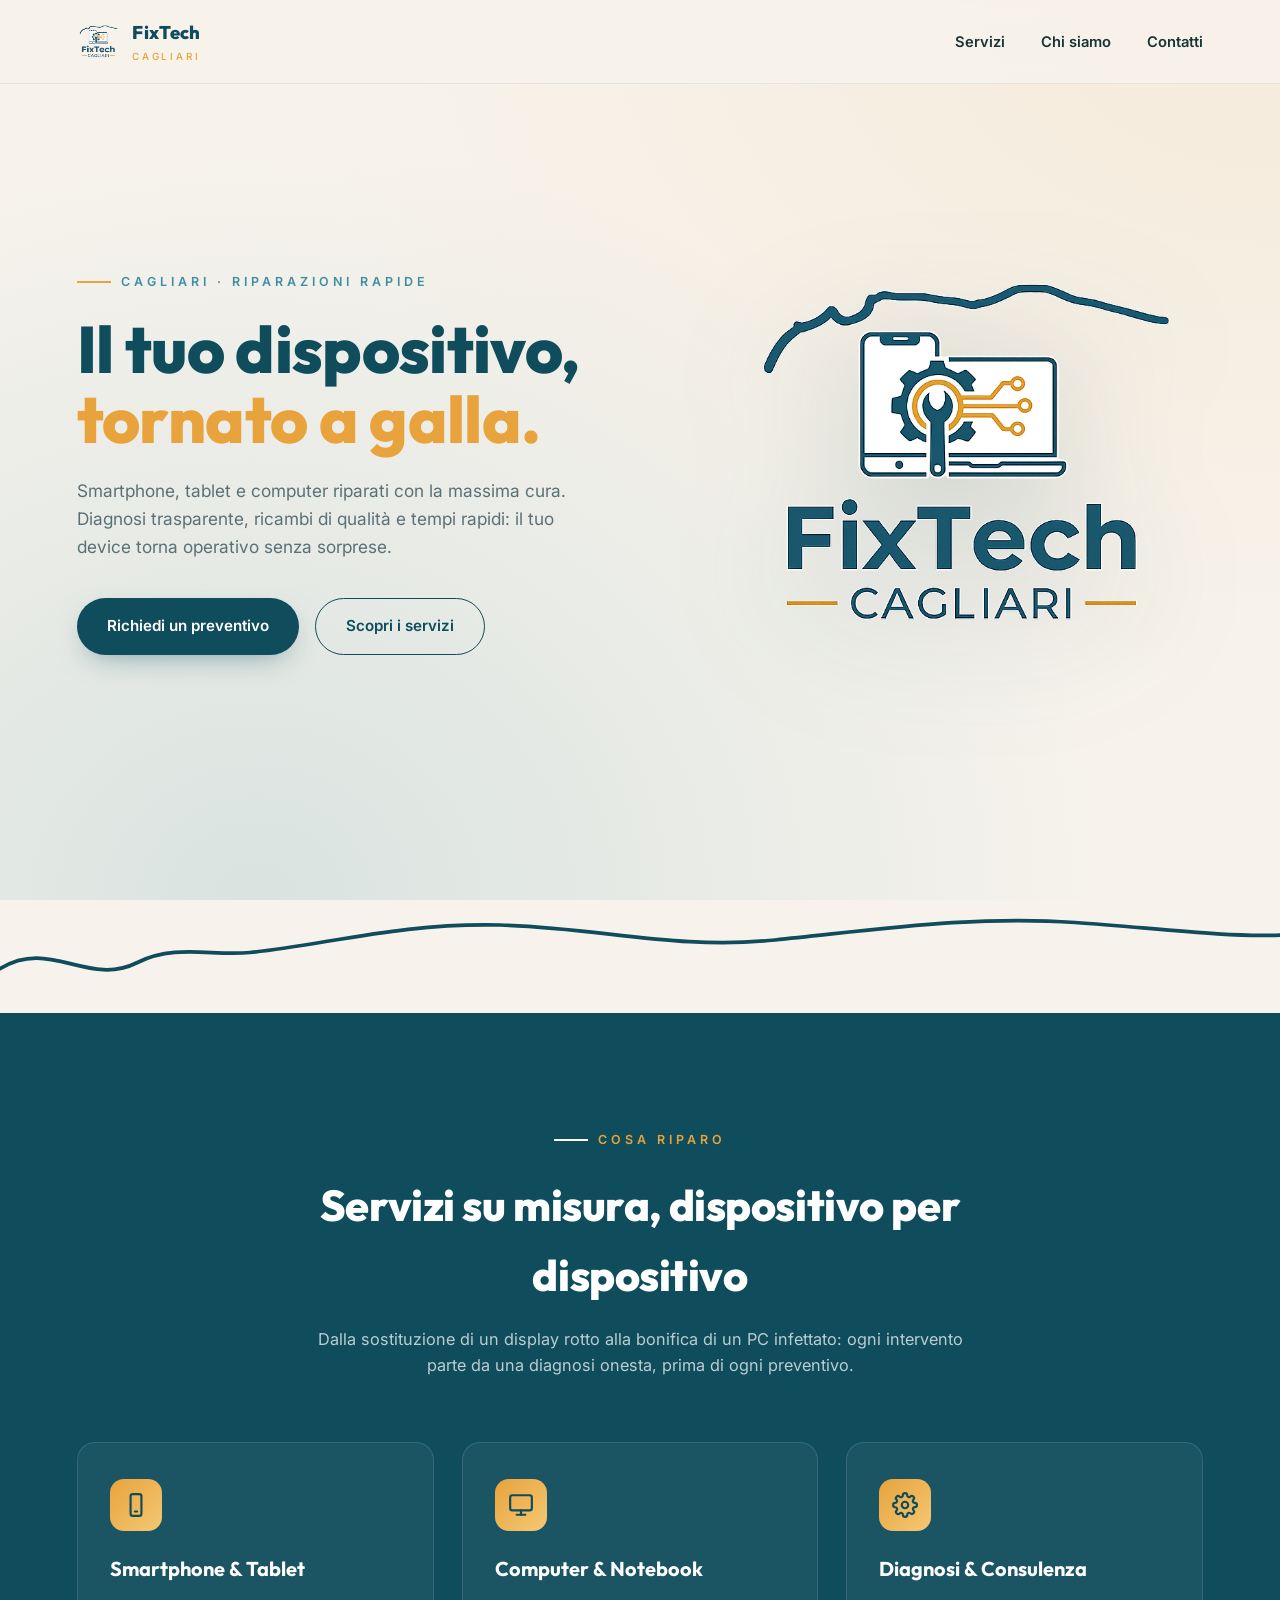
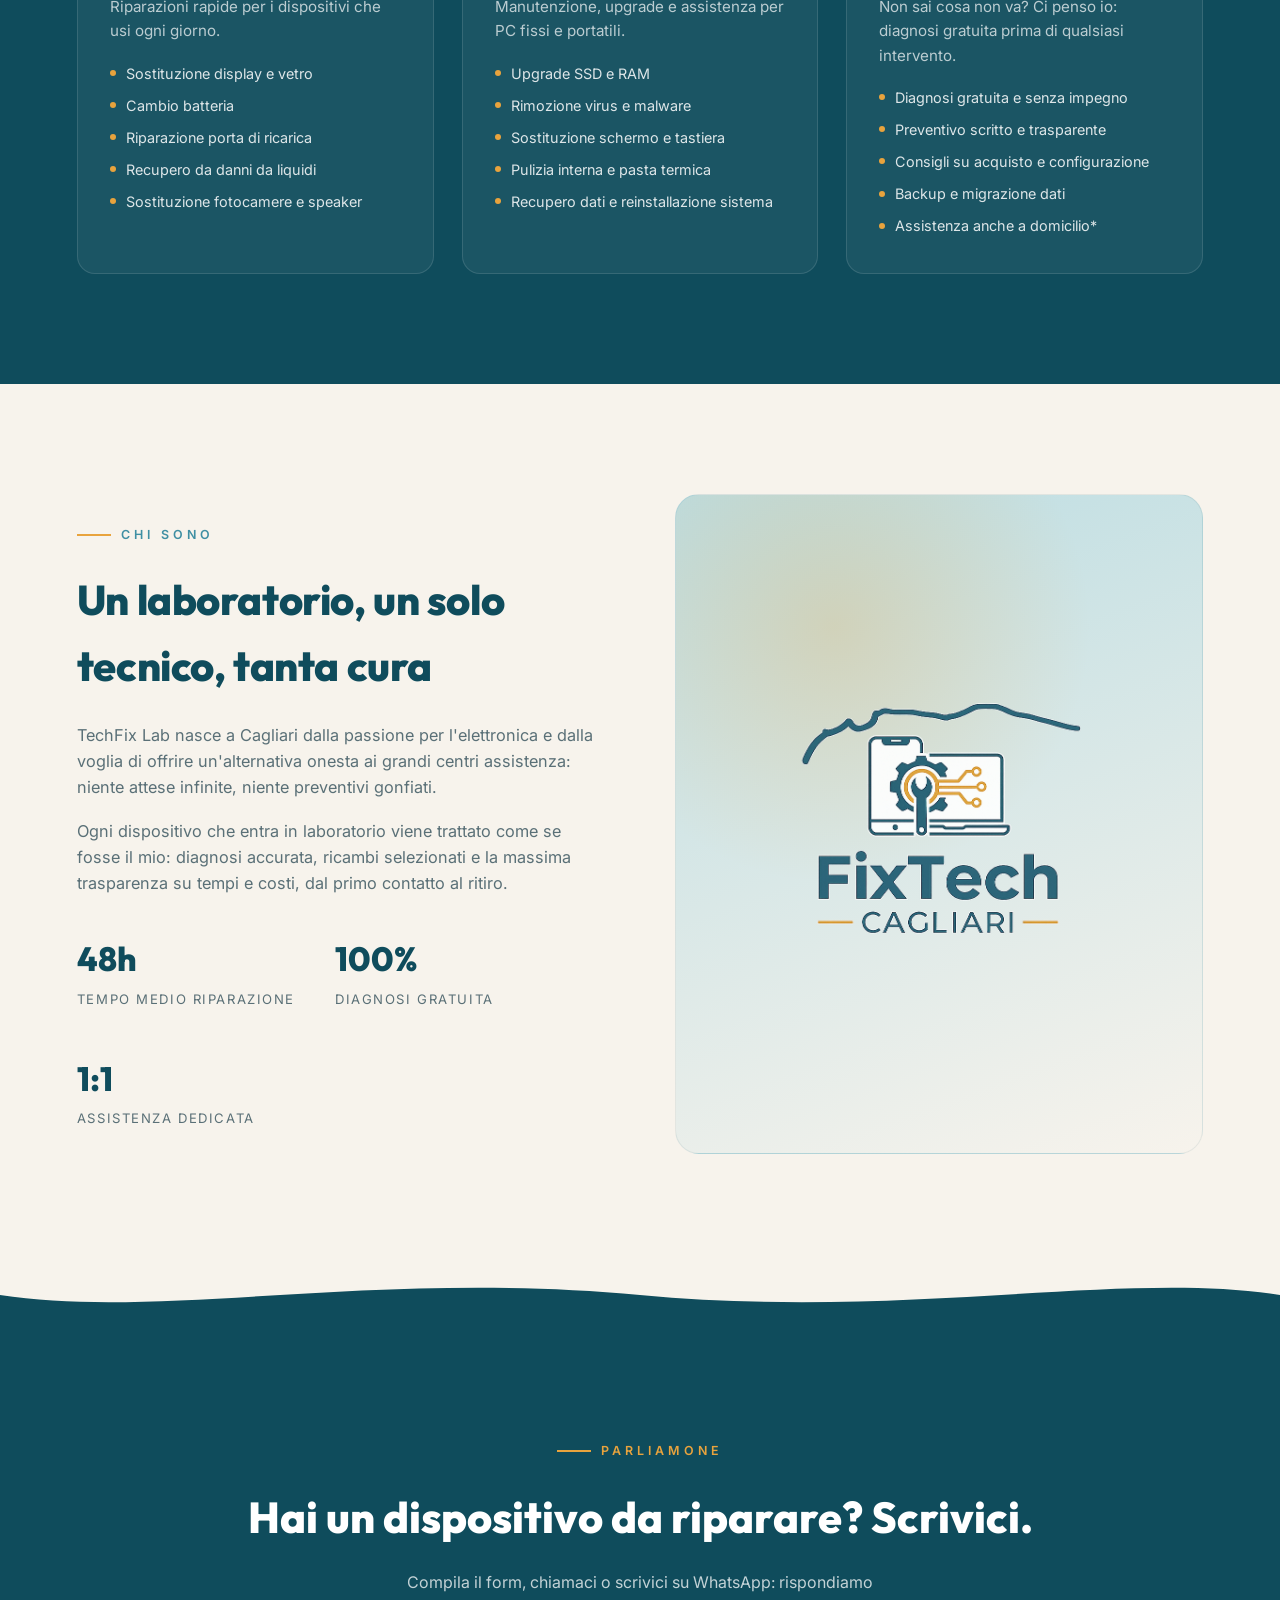
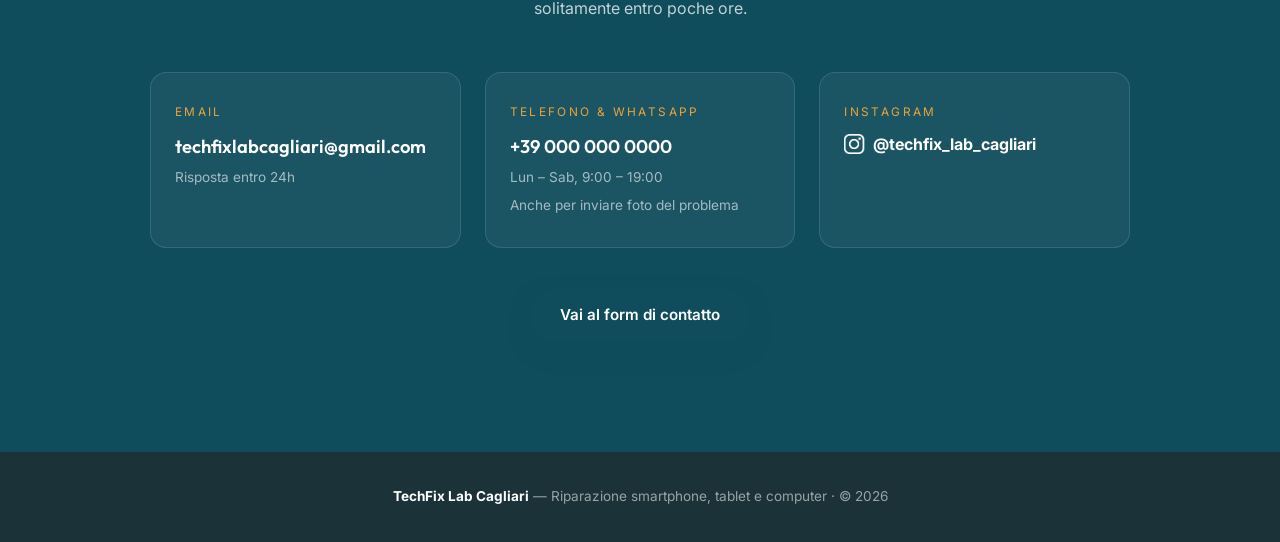
<file: index.html>
<!DOCTYPE html>
<html lang="it">
<head>
<meta charset="UTF-8">
<meta name="viewport" content="width=device-width, initial-scale=1.0">
<title>FixTech Cagliari — Riparazione smartphone e PC</title>
<link rel="preconnect" href="https://fonts.googleapis.com">
<link rel="preconnect" href="https://fonts.gstatic.com" crossorigin>
<link href="https://fonts.googleapis.com/css2?family=Outfit:wght@400;500;600;700;800&family=Inter:wght@400;500;600&display=swap" rel="stylesheet">
<link rel="stylesheet" href="style.css">
</head>
<body>

<header>
  <div class="brand">
    <img src="logo_clean.png" alt="TechFix Lab Cagliari">
    <span>FixTech<small>Cagliari</small></span>
  </div>
  <nav>
    <ul id="navList">
      <li><a href="#servizi">Servizi</a></li>
      <li><a href="#chi-siamo">Chi siamo</a></li>
      <li><a href="#contatti">Contatti</a></li>
    </ul>
  </nav>
  <button class="nav-toggle" id="navToggle" aria-label="Apri menu">
    <span></span><span></span><span></span>
  </button>
</header>

<!-- ===== HERO ===== -->
<section class="hero">
  <div class="hero-inner">
    <div>
      <div class="eyebrow">Cagliari · Riparazioni rapide</div>
      <h1>Il tuo dispositivo, <em>tornato a galla.</em></h1>
      <p class="lead">
        Smartphone, tablet e computer riparati con la massima cura.
        Diagnosi trasparente, ricambi di qualità e tempi rapidi: il tuo device
        torna operativo senza sorprese.
      </p>
      <div class="hero-actions">
        <a href="contatti.html" class="btn btn-primary">Richiedi un preventivo</a>
        <a href="#servizi" class="btn btn-ghost">Scopri i servizi</a>
      </div>
    </div>
    <div class="hero-visual">
      <img src="logo_clean.png" alt="Logo TechFix Lab Cagliari">
    </div>
  </div>
</section>

<!-- coastline signature divider -->
<svg class="coast" viewBox="0 0 1024 90" preserveAspectRatio="none" aria-hidden="true">
  <path d="M0,55 C40,30 70,70 110,50 C140,35 170,45 200,42 C260,36 320,18 400,20 C480,22 540,40 620,32 C700,24 780,12 860,18 C920,22 980,30 1024,28" />
</svg>

<!-- ===== SERVIZI ===== -->
<section class="servizi" id="servizi">
  <div class="section-head">
    <div class="eyebrow">Cosa riparo</div>
    <h2>Servizi su misura, dispositivo per dispositivo</h2>
    <p>Dalla sostituzione di un display rotto alla bonifica di un PC infettato: ogni intervento parte da una diagnosi onesta, prima di ogni preventivo.</p>
  </div>

  <div class="service-grid">

    <div class="service-card">
      <div class="icon">
        <svg viewBox="0 0 24 24" fill="none" stroke-width="2" stroke-linecap="round" stroke-linejoin="round"><rect x="7" y="2" width="10" height="20" rx="2"/><line x1="11" y1="18" x2="13" y2="18"/></svg>
      </div>
      <h3>Smartphone &amp; Tablet</h3>
      <p>Riparazioni rapide per i dispositivi che usi ogni giorno.</p>
      <ul>
        <li>Sostituzione display e vetro</li>
        <li>Cambio batteria</li>
        <li>Riparazione porta di ricarica</li>
        <li>Recupero da danni da liquidi</li>
        <li>Sostituzione fotocamere e speaker</li>
      </ul>
    </div>

    <div class="service-card">
      <div class="icon">
        <svg viewBox="0 0 24 24" fill="none" stroke-width="2" stroke-linecap="round" stroke-linejoin="round"><rect x="2" y="3" width="20" height="14" rx="2"/><line x1="8" y1="21" x2="16" y2="21"/><line x1="12" y1="17" x2="12" y2="21"/></svg>
      </div>
      <h3>Computer &amp; Notebook</h3>
      <p>Manutenzione, upgrade e assistenza per PC fissi e portatili.</p>
      <ul>
        <li>Upgrade SSD e RAM</li>
        <li>Rimozione virus e malware</li>
        <li>Sostituzione schermo e tastiera</li>
        <li>Pulizia interna e pasta termica</li>
        <li>Recupero dati e reinstallazione sistema</li>
      </ul>
    </div>

    <div class="service-card">
      <div class="icon">
        <svg viewBox="0 0 24 24" fill="none" stroke-width="2" stroke-linecap="round" stroke-linejoin="round"><circle cx="12" cy="12" r="3"/><path d="M19.4 15a1.65 1.65 0 0 0 .33 1.82l.06.06a2 2 0 0 1-2.83 2.83l-.06-.06a1.65 1.65 0 0 0-1.82-.33 1.65 1.65 0 0 0-1 1.51V21a2 2 0 0 1-4 0v-.09A1.65 1.65 0 0 0 9 19.4a1.65 1.65 0 0 0-1.82.33l-.06.06a2 2 0 0 1-2.83-2.83l.06-.06a1.65 1.65 0 0 0 .33-1.82 1.65 1.65 0 0 0-1.51-1H3a2 2 0 0 1 0-4h.09A1.65 1.65 0 0 0 4.6 9a1.65 1.65 0 0 0-.33-1.82l-.06-.06a2 2 0 0 1 2.83-2.83l.06.06a1.65 1.65 0 0 0 1.82.33H9a1.65 1.65 0 0 0 1-1.51V3a2 2 0 0 1 4 0v.09a1.65 1.65 0 0 0 1 1.51 1.65 1.65 0 0 0 1.82-.33l.06-.06a2 2 0 0 1 2.83 2.83l-.06.06a1.65 1.65 0 0 0-.33 1.82V9a1.65 1.65 0 0 0 1.51 1H21a2 2 0 0 1 0 4h-.09a1.65 1.65 0 0 0-1.51 1z"/></svg>
      </div>
      <h3>Diagnosi &amp; Consulenza</h3>
      <p>Non sai cosa non va? Ci penso io: diagnosi gratuita prima di qualsiasi intervento.</p>
      <ul>
        <li>Diagnosi gratuita e senza impegno</li>
        <li>Preventivo scritto e trasparente</li>
        <li>Consigli su acquisto e configurazione</li>
        <li>Backup e migrazione dati</li>
        <li>Assistenza anche a domicilio*</li>
      </ul>
    </div>

  </div>
</section>

<!-- ===== CHI SIAMO ===== -->
<section class="chi-siamo" id="chi-siamo">
  <div class="chi-grid">
    <div class="chi-text">
      <div class="eyebrow">Chi sono</div>
      <h2>Un laboratorio, un solo tecnico, tanta cura</h2>
      <p>
        TechFix Lab nasce a Cagliari dalla passione per l'elettronica e dalla voglia
        di offrire un'alternativa onesta ai grandi centri assistenza: niente attese
        infinite, niente preventivi gonfiati.
      </p>
      <p>
        Ogni dispositivo che entra in laboratorio viene trattato come se fosse il mio:
        diagnosi accurata, ricambi selezionati e la massima trasparenza su tempi e costi,
        dal primo contatto al ritiro.
      </p>
      <div class="stat-row">
        <div>
          <strong>48h</strong>
          <span>Tempo medio riparazione</span>
        </div>
        <div>
          <strong>100%</strong>
          <span>Diagnosi gratuita</span>
        </div>
        <div>
          <strong>1:1</strong>
          <span>Assistenza dedicata</span>
        </div>
      </div>
    </div>
    <div class="chi-visual">
      <img class="gear" src="logo_clean.png" alt="Dettaglio logo TechFix Lab">
    </div>
  </div>
</section>


<!-- wave divider before contatti -->
<div class="wave-divider">
  <svg viewBox="0 0 1200 60" preserveAspectRatio="none">
    <path d="M0,30 C150,55 350,5 600,30 C850,55 1050,5 1200,30 L1200,60 L0,60 Z" fill="#0f4c5c"/>
  </svg>
</div>

<!-- ===== CONTATTI ===== -->
<section class="contatti" id="contatti">
  <div class="eyebrow">Parliamone</div>
  <h2>Hai un dispositivo da riparare? Scrivici.</h2>
  <p class="lead">Compila il form, chiamaci o scrivici su WhatsApp: rispondiamo solitamente entro poche ore.</p>

  <div class="contact-grid">
    <div class="contact-card">
      <span class="label">Email</span>
      <div class="value">techfixlabcagliari@gmail.com</div>
      <div class="sub">Risposta entro 24h</div>
    </div>
    <div class="contact-card">
      <span class="label">Telefono & WhatsApp</span>
      <div class="value">+39 000 000 0000</div>
      <div class="sub">Lun – Sab, 9:00 – 19:00</div>
      <div class="sub">Anche per inviare foto del problema</div>
    </div>
    <div class="contact-card">
      <span class="label">Instagram</span>
      <a href="https://instagram.com/techfix_lab_cagliari" target="_blank"
         style="display:flex; align-items:center; gap:8px; text-decoration:none; font-weight: bold;">
        <img src="ig-icon.png" alt="Instagram logo" height="20">
        @techfix_lab_cagliari
      </a>
    </div>
  </div>

  <div style="margin-top:40px;">
    <a href="contatti.html" class="btn btn-primary">Vai al form di contatto</a>
  </div>
</section>

<footer>
  <strong>TechFix Lab Cagliari</strong> — Riparazione smartphone, tablet e computer · © 2026
</footer>

<script>
  document.getElementById('navToggle').addEventListener('click', function(){
    document.getElementById('navList').classList.toggle('open');
  });
</script>

</body>
</html>
</file>
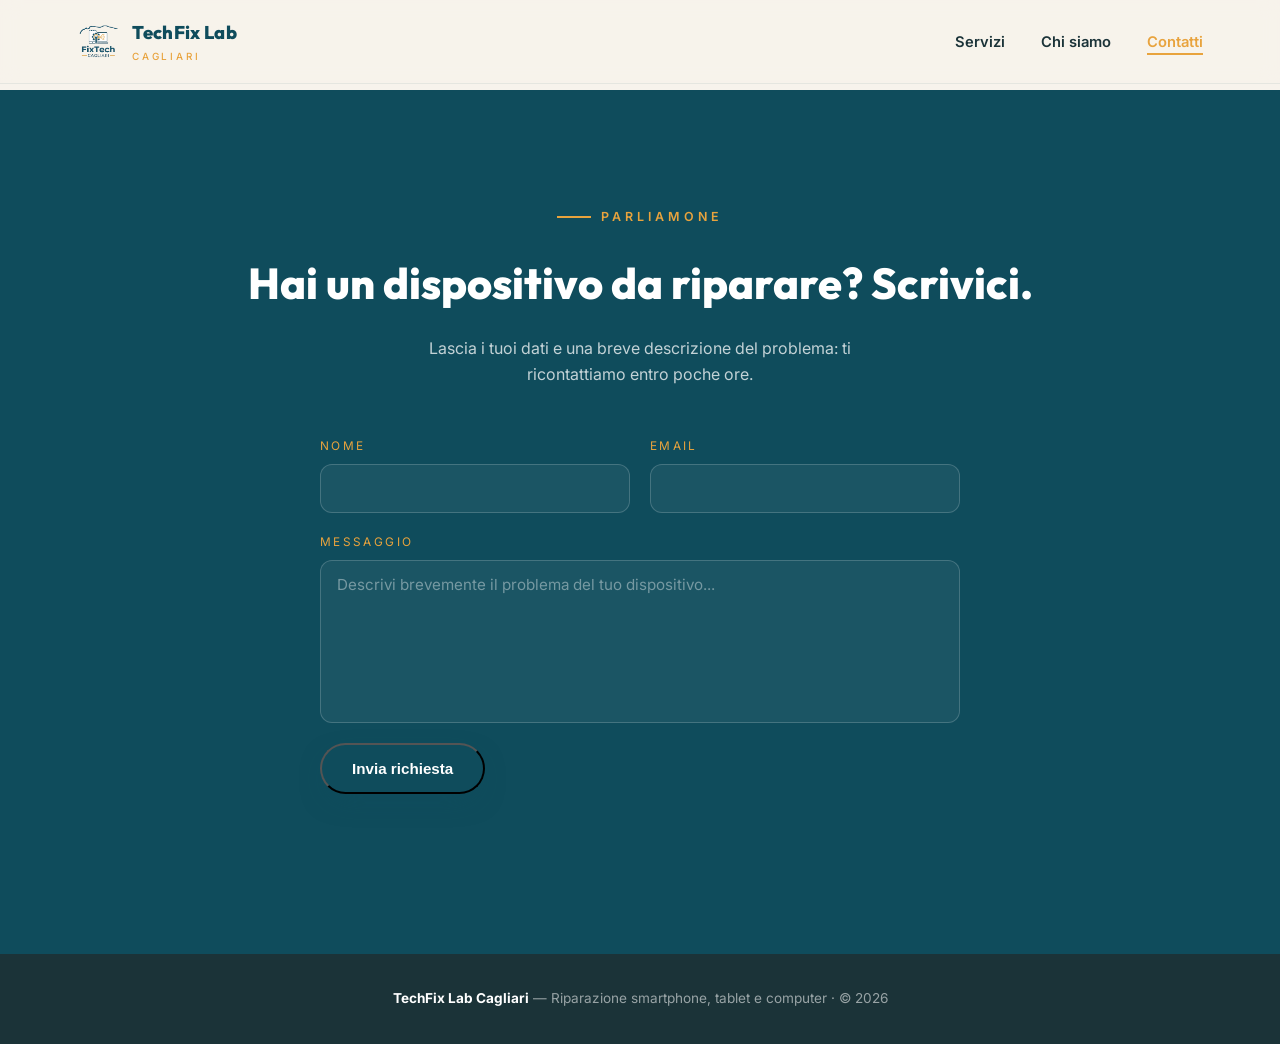
<file: contatti.html>
<!DOCTYPE html>
<html lang="it">
<head>
<meta charset="UTF-8">
<meta name="viewport" content="width=device-width, initial-scale=1.0">
<title>Contatti — TechFix Lab Cagliari</title>
<link rel="preconnect" href="https://fonts.googleapis.com">
<link rel="preconnect" href="https://fonts.gstatic.com" crossorigin>
<link href="https://fonts.googleapis.com/css2?family=Outfit:wght@400;500;600;700;800&family=Inter:wght@400;500;600&display=swap" rel="stylesheet">
<link rel="stylesheet" href="style.css">
</head>
<body>

<header>
  <a href="index.html" class="brand" style="text-decoration:none;">
    <img src="logo_clean.png" alt="TechFix Lab Cagliari">
    <span>TechFix Lab<small>Cagliari</small></span>
  </a>
  <nav>
    <ul id="navList">
      <li><a href="index.html#servizi">Servizi</a></li>
      <li><a href="index.html#chi-siamo">Chi siamo</a></li>
      <li><a href="#contatti" class="active">Contatti</a></li>
    </ul>
  </nav>
  <button class="nav-toggle" id="navToggle" aria-label="Apri menu">
    <span></span><span></span><span></span>
  </button>
</header>

<div class="page-spacer"></div>

<!-- ===== CONTATTI ===== -->
<section class="contatti" id="contatti">
  <div class="eyebrow">Parliamone</div>
  <h2>Hai un dispositivo da riparare? Scrivici.</h2>
  <p class="lead">Lascia i tuoi dati e una breve descrizione del problema: ti ricontattiamo entro poche ore.</p>

  <form class="contact-form" name="contatto" method="POST" data-netlify="true" netlify>
    <input type="hidden" name="form-name" value="contatto">
    <div class="form-row">
      <div class="form-field">
        <label for="nome">Nome</label>
        <input type="text" id="nome" name="nome" required>
      </div>
      <div class="form-field">
        <label for="email">Email</label>
        <input type="email" id="email" name="email" required>
      </div>
    </div>
    <div class="form-field">
      <label for="messaggio">Messaggio</label>
      <textarea id="messaggio" name="messaggio" rows="7" required placeholder="Descrivi brevemente il problema del tuo dispositivo..."></textarea>
    </div>
    <button type="submit" class="btn btn-primary">Invia richiesta</button>
  </form>

</section>

<footer>
  <strong>TechFix Lab Cagliari</strong> — Riparazione smartphone, tablet e computer · © 2026
</footer>

<script>
  document.getElementById('navToggle').addEventListener('click', function(){
    document.getElementById('navList').classList.toggle('open');
  });
</script>

</body>
</html>
</file>
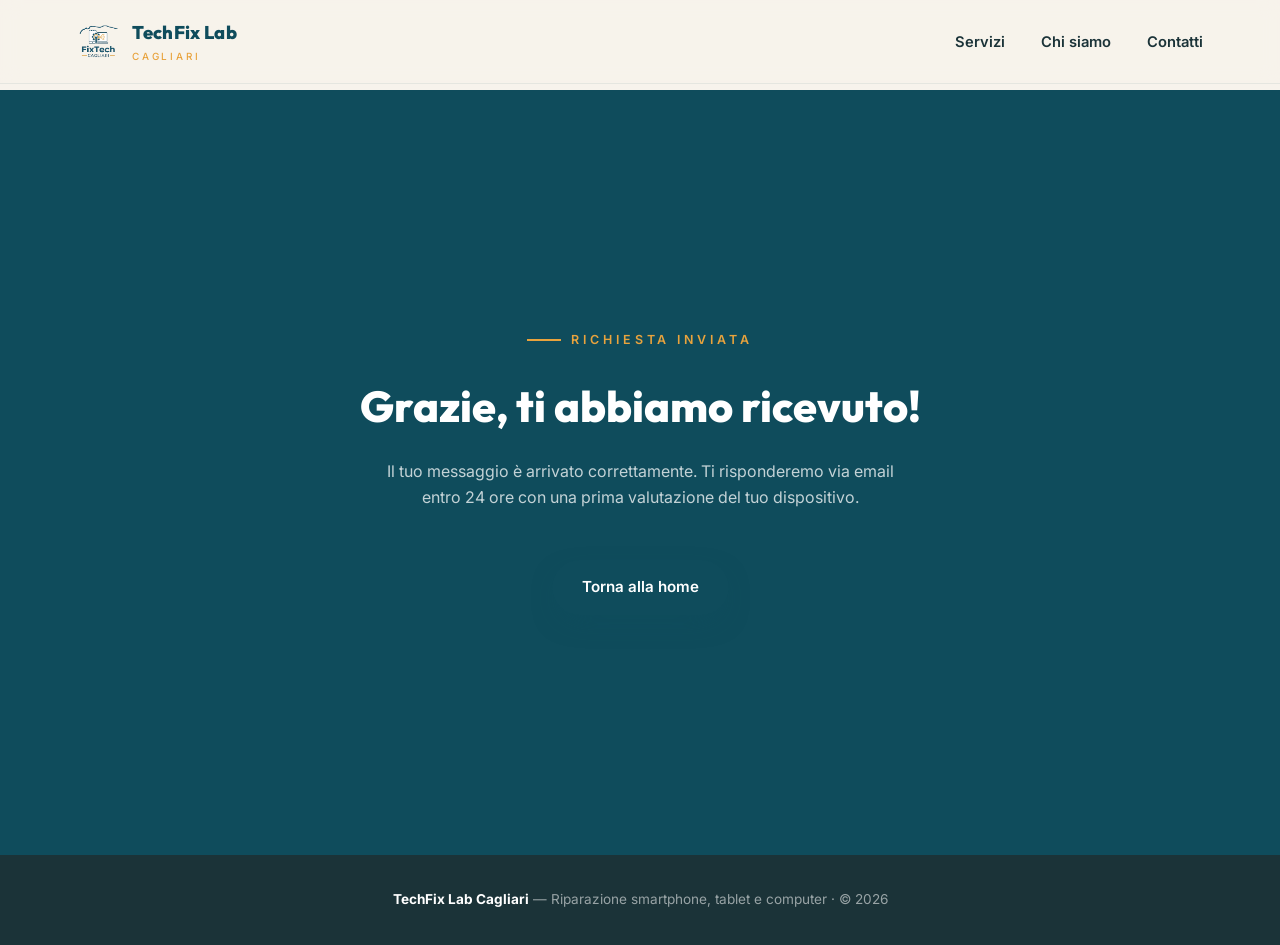
<file: grazie.html>
<!DOCTYPE html>
<html lang="it">
<head>
<meta charset="UTF-8">
<meta name="viewport" content="width=device-width, initial-scale=1.0">
<title>Grazie — TechFix Lab Cagliari</title>
<link rel="preconnect" href="https://fonts.googleapis.com">
<link rel="preconnect" href="https://fonts.gstatic.com" crossorigin>
<link href="https://fonts.googleapis.com/css2?family=Outfit:wght@400;500;600;700;800&family=Inter:wght@400;500;600&display=swap" rel="stylesheet">
<link rel="stylesheet" href="style.css">
</head>
<body>

<header>
  <a href="index.html" class="brand" style="text-decoration:none;">
    <img src="logo_clean.png" alt="TechFix Lab Cagliari">
    <span>TechFix Lab<small>Cagliari</small></span>
  </a>
  <nav>
    <ul id="navList">
      <li><a href="index.html#servizi">Servizi</a></li>
      <li><a href="index.html#chi-siamo">Chi siamo</a></li>
      <li><a href="contatti.html">Contatti</a></li>
    </ul>
  </nav>
  <button class="nav-toggle" id="navToggle" aria-label="Apri menu">
    <span></span><span></span><span></span>
  </button>
</header>

<div class="page-spacer"></div>

<!-- ===== GRAZIE ===== -->
<section class="contatti" id="grazie" style="min-height:85vh; display:flex; flex-direction:column; align-items:center; justify-content:center;">
  <div class="eyebrow">Richiesta inviata</div>
  <h2>Grazie, ti abbiamo ricevuto!</h2>
  <p class="lead">Il tuo messaggio è arrivato correttamente. Ti risponderemo via email entro 24 ore con una prima valutazione del tuo dispositivo.</p>

  <a href="index.html" class="btn btn-primary">Torna alla home</a>
</section>

<footer>
  <strong>TechFix Lab Cagliari</strong> — Riparazione smartphone, tablet e computer · © 2026
</footer>

<script>
  document.getElementById('navToggle').addEventListener('click', function(){
    document.getElementById('navList').classList.toggle('open');
  });
</script>

</body>
</html>
</file>
<file: style.css>
:root{
  --teal-deep:#0f4c5c;
  --teal-mid:#3f8fa3;
  --teal-soft:#bcdde2;
  --gold:#e8a33d;
  --paper:#f7f3ec;
  --ink:#1b3338;
  --ink-soft:#5a7077;
}

*{margin:0;padding:0;box-sizing:border-box;}

html{scroll-behavior:smooth;}

body{
  font-family:'Inter',sans-serif;
  background:var(--paper);
  color:var(--ink);
  line-height:1.6;
  overflow-x:hidden;
}

h1,h2,h3,.brand{
  font-family:'Outfit',sans-serif;
}

a{color:inherit;}

/* ===== NAV ===== */
header{
  position:fixed;
  top:0;left:0;right:0;
  z-index:100;
  display:flex;
  align-items:center;
  justify-content:space-between;
  padding:18px 6%;
  background:rgba(247,243,236,0.85);
  backdrop-filter:blur(10px);
  border-bottom:1px solid rgba(15,76,92,0.08);
  transition:padding .3s ease;
}

.brand{
  display:flex;
  align-items:center;
  gap:12px;
  font-weight:800;
  font-size:1.15rem;
  color:var(--teal-deep);
  letter-spacing:0.02em;
}
.brand img{
  height:42px;
  width:auto;
  display:block;
}
.brand span small{
  display:block;
  font-family:'Inter',sans-serif;
  font-weight:500;
  font-size:0.62rem;
  letter-spacing:0.28em;
  color:var(--gold);
  text-transform:uppercase;
  margin-top:2px;
}

nav ul{
  list-style:none;
  display:flex;
  gap:36px;
}
nav a{
  text-decoration:none;
  font-weight:600;
  font-size:0.92rem;
  color:var(--ink);
  position:relative;
  padding-bottom:4px;
}
nav a::after{
  content:'';
  position:absolute;
  left:0;bottom:0;
  width:0;height:2px;
  background:var(--gold);
  transition:width .25s ease;
}
nav a:hover::after{width:100%;}

.nav-toggle{display:none;}

.page-spacer{height:90px;}

nav a.active{color:var(--gold);}
nav a.active::after{width:100%;}

/* ===== HERO ===== */
.hero{
  position:relative;
  min-height:100vh;
  display:flex;
  align-items:center;
  justify-content:center;
  padding:140px 6% 120px;
  background:
    radial-gradient(ellipse at top right, rgba(232,163,61,0.10), transparent 55%),
    radial-gradient(ellipse at 20% 100%, rgba(63,143,163,0.16), transparent 60%),
    var(--paper);
  overflow:hidden;
}

.hero-inner{
  display:grid;
  grid-template-columns:1.1fr 0.9fr;
  gap:60px;
  max-width:1180px;
  width:100%;
  align-items:center;
}

.eyebrow{
  display:inline-flex;
  align-items:center;
  gap:10px;
  font-size:0.78rem;
  font-weight:600;
  letter-spacing:0.32em;
  text-transform:uppercase;
  color:var(--teal-mid);
  margin-bottom:22px;
}
.eyebrow::before{
  content:'';
  display:block;
  width:34px;height:2px;
  background:var(--gold);
}

.hero h1{
  font-size:clamp(2.6rem, 5.4vw, 4.1rem);
  font-weight:800;
  line-height:1.06;
  color:var(--teal-deep);
  letter-spacing:-0.01em;
}
.hero h1 em{
  font-style:normal;
  color:var(--gold);
}

.hero p.lead{
  margin-top:24px;
  font-size:1.08rem;
  color:var(--ink-soft);
  max-width:46ch;
}

.hero-actions{
  margin-top:38px;
  display:flex;
  gap:16px;
  flex-wrap:wrap;
}

.btn{
  display:inline-flex;
  align-items:center;
  gap:10px;
  padding:15px 30px;
  border-radius:100px;
  font-weight:600;
  font-size:0.95rem;
  text-decoration:none;
  transition:transform .2s ease, box-shadow .2s ease;
}
.btn-primary{
  background:var(--teal-deep);
  color:#fff;
  box-shadow:0 10px 30px -12px rgba(15,76,92,0.55);
}
.btn-primary:hover{transform:translateY(-2px); box-shadow:0 14px 34px -12px rgba(15,76,92,0.6);}
.btn-ghost{
  border:1.5px solid var(--teal-deep);
  color:var(--teal-deep);
}
.btn-ghost:hover{background:var(--teal-deep); color:#fff;}

.hero-visual{
  position:relative;
  display:flex;
  justify-content:center;
  align-items:center;
}
.hero-visual img{
  width:100%;
  max-width:460px;
  filter:drop-shadow(0 30px 60px rgba(15,76,92,0.18));
  animation:float 7s ease-in-out infinite;
}
@keyframes float{
  0%,100%{transform:translateY(0px);}
  50%{transform:translateY(-14px);}
}

/* signature coastline divider */
.coast{
  display:block;
  width:100%;
  height:auto;
}
.coast path{
  fill:none;
  stroke:var(--teal-deep);
  stroke-width:3;
  stroke-linecap:round;
  stroke-linejoin:round;
  stroke-dasharray:1400;
  stroke-dashoffset:1400;
  animation:draw 2.4s ease forwards 0.3s;
}
@keyframes draw{ to{stroke-dashoffset:0;} }

.wave-divider{
  width:100%;
  line-height:0;
  transform:translateY(1px);
}
.wave-divider svg{display:block; width:100%; height:60px;}

/* ===== SECTIONS ===== */
section{
  padding:110px 6%;
}

.section-head{
  max-width:680px;
  margin:0 auto 64px;
  text-align:center;
}
.section-head .eyebrow{justify-content:center;}
.section-head h2{
  font-size:clamp(2rem,4vw,2.7rem);
  font-weight:800;
  color:var(--teal-deep);
  letter-spacing:-0.01em;
}
.section-head p{
  margin-top:16px;
  color:var(--ink-soft);
  font-size:1.02rem;
}

/* ===== SERVIZI ===== */
.servizi{
  background:var(--teal-deep);
  color:#fff;
  position:relative;
}
.servizi .section-head h2{color:#fff;}
.servizi .section-head p{color:rgba(255,255,255,0.72);}
.servizi .eyebrow{color:var(--gold);}
.servizi .eyebrow::before{background:#fff;}

.service-grid{
  max-width:1180px;
  margin:0 auto;
  display:grid;
  grid-template-columns:repeat(auto-fit, minmax(320px,1fr));
  gap:28px;
}

.service-card{
  background:rgba(255,255,255,0.05);
  border:1px solid rgba(255,255,255,0.12);
  border-radius:18px;
  padding:36px 32px;
  transition:transform .25s ease, background .25s ease, border-color .25s ease;
}
.service-card:hover{
  transform:translateY(-6px);
  background:rgba(255,255,255,0.08);
  border-color:rgba(232,163,61,0.5);
}

.service-card .icon{
  width:52px;height:52px;
  display:flex;align-items:center;justify-content:center;
  border-radius:14px;
  background:linear-gradient(135deg, var(--gold), #f4c873);
  margin-bottom:22px;
}
.service-card .icon svg{width:26px;height:26px;stroke:var(--teal-deep);}

.service-card h3{
  font-size:1.25rem;
  font-weight:700;
  margin-bottom:10px;
}
.service-card p{
  color:rgba(255,255,255,0.7);
  font-size:0.95rem;
  margin-bottom:18px;
}
.service-card ul{
  list-style:none;
  display:flex;
  flex-direction:column;
  gap:9px;
}
.service-card ul li{
  font-size:0.9rem;
  color:rgba(255,255,255,0.85);
  display:flex;
  align-items:center;
  gap:10px;
}
.service-card ul li::before{
  content:'';
  width:6px;height:6px;
  border-radius:50%;
  background:var(--gold);
  flex-shrink:0;
}

/* ===== CHI SIAMO ===== */
.chi-siamo{
  background:var(--paper);
}
.chi-grid{
  max-width:1180px;
  margin:0 auto;
  display:grid;
  grid-template-columns:1fr 1fr;
  gap:70px;
  align-items:center;
}
.chi-text .eyebrow{justify-content:flex-start;}
.chi-text h2{
  font-size:clamp(2rem,4vw,2.6rem);
  font-weight:800;
  color:var(--teal-deep);
  margin-bottom:22px;
  letter-spacing:-0.01em;
}
.chi-text p{
  color:var(--ink-soft);
  margin-bottom:18px;
  font-size:1.02rem;
}

.stat-row{
  display:flex;
  gap:40px;
  margin-top:36px;
  flex-wrap:wrap;
}
.stat-row div strong{
  display:block;
  font-family:'Outfit',sans-serif;
  font-size:2.1rem;
  font-weight:800;
  color:var(--teal-deep);
}
.stat-row div span{
  font-size:0.82rem;
  color:var(--ink-soft);
  text-transform:uppercase;
  letter-spacing:0.12em;
}

.chi-visual{
  position:relative;
  border-radius:24px;
  overflow:hidden;
  background:linear-gradient(160deg, var(--teal-soft), var(--paper));
  aspect-ratio:4/5;
  display:flex;
  align-items:center;
  justify-content:center;
  border:1px solid rgba(15,76,92,0.08);
}
.chi-visual::before{
  content:'';
  position:absolute;
  inset:0;
  background:
    radial-gradient(circle at 30% 20%, rgba(232,163,61,0.25), transparent 40%);
}
.chi-visual .gear{
  position:relative;
  width:60%;
  opacity:0.9;
}

/* ===== CONTATTI ===== */
.contatti{
  background:var(--teal-deep);
  color:#fff;
  text-align:center;
}
.contatti .eyebrow{color:var(--gold); justify-content:center;}
.contatti h2{
  font-size:clamp(2rem,4vw,2.7rem);
  font-weight:800;
  margin-bottom:18px;
}
.contatti p.lead{
  color:rgba(255,255,255,0.75);
  max-width:520px;
  margin:0 auto 50px;
}

.contact-grid{
  max-width:980px;
  margin:0 auto;
  display:grid;
  grid-template-columns:repeat(auto-fit,minmax(220px,1fr));
  gap:24px;
}

/* ===== FORM CONTATTI ===== */
.contact-form{
  max-width:640px;
  margin:0 auto 50px;
  display:flex;
  flex-direction:column;
  gap:20px;
  text-align:left;
}
.form-row{
  display:grid;
  grid-template-columns:1fr 1fr;
  gap:20px;
}
.form-field{
  display:flex;
  flex-direction:column;
  gap:8px;
}
.form-field label{
  font-size:0.74rem;
  letter-spacing:0.2em;
  text-transform:uppercase;
  color:var(--gold);
}
.form-field input,
.form-field textarea{
  background:rgba(255,255,255,0.05);
  border:1px solid rgba(255,255,255,0.18);
  border-radius:12px;
  padding:14px 16px;
  font-family:'Inter',sans-serif;
  font-size:0.95rem;
  color:#fff;
  outline:none;
  transition:border-color .2s ease, background .2s ease;
  resize: none;
}
.form-field input::placeholder,
.form-field textarea::placeholder{
  color:rgba(255,255,255,0.4);
}
.form-field input:focus,
.form-field textarea:focus{
  border-color:var(--gold);
  background:rgba(255,255,255,0.08);
}
.contact-form .btn{
  align-self:flex-start;
}

@media (max-width:600px){
  .form-row{grid-template-columns:1fr;}
}
.contact-card{
  background:rgba(255,255,255,0.05);
  border:1px solid rgba(255,255,255,0.12);
  border-radius:16px;
  padding:30px 24px;
  text-align:left;
}
.contact-card .label{
  font-size:0.74rem;
  letter-spacing:0.2em;
  text-transform:uppercase;
  color:var(--gold);
  margin-bottom:10px;
  display:block;
}
.contact-card .value{
  font-family:'Outfit',sans-serif;
  font-weight:600;
  font-size:1.15rem;
}
.contact-card .sub{
  font-size:0.85rem;
  color:rgba(255,255,255,0.6);
  margin-top:6px;
}

/* ===== FOOTER ===== */
footer{
  background:var(--ink);
  color:rgba(255,255,255,0.55);
  text-align:center;
  padding:34px 6%;
  font-size:0.85rem;
}
footer strong{color:#fff;}

/* ===== RESPONSIVE ===== */
@media (max-width:860px){
  nav ul{
    position:fixed;
    left:0; right:0;
    flex-direction:column;
    background:var(--paper);
    padding:24px 6% 32px;
    gap:18px;
    border-bottom:1px solid rgba(15,76,92,0.1);
    transform:translateY(-130%);
    transition:transform .3s ease;
  }
  nav ul.open{
    transform:translateY(0);
    top: 70px;
  }
  .nav-toggle{
    display:flex;
    flex-direction:column;
    gap:5px;
    cursor:pointer;
    background:none;border:none;
  }
  .nav-toggle span{
    width:24px;height:2px;background:var(--teal-deep);display:block;
  }
  .hero-inner{grid-template-columns:1fr; text-align:center;}
  .eyebrow{justify-content:center;}
  .hero p.lead{margin-left:auto;margin-right:auto;}
  .hero-actions{justify-content:center;}
  .hero-visual{order:-1;}
  .hero-visual img{max-width:280px;}
  .chi-grid{grid-template-columns:1fr;}
  .chi-visual{order:-1; max-width:340px; margin:0 auto;}
}

@media (prefers-reduced-motion: reduce){
  .hero-visual img{animation:none;}
  .coast path{animation:none; stroke-dashoffset:0;}
}
</file>
